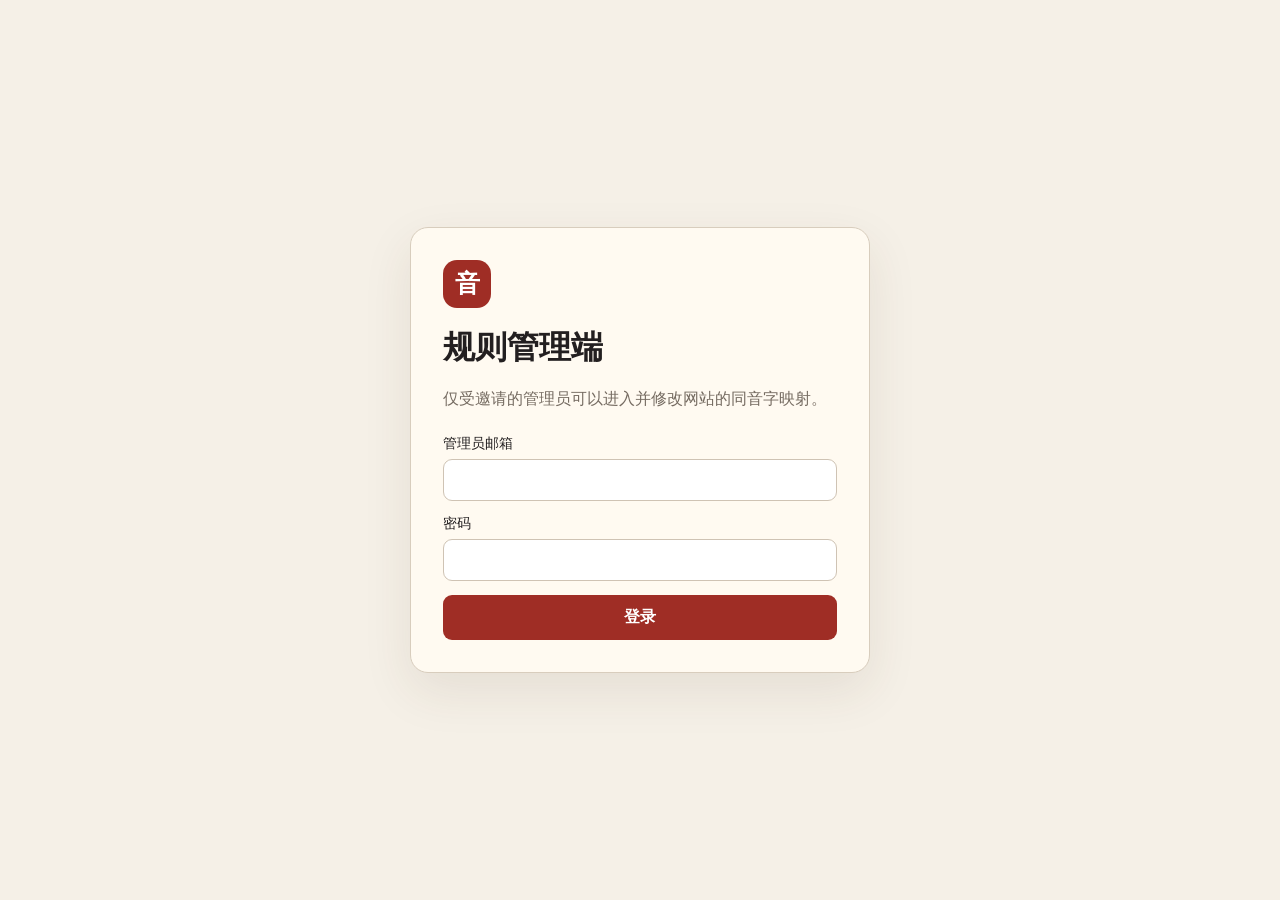
<file: admin/index.html>
<!doctype html>
<html lang="zh-CN">
<head>
  <meta charset="utf-8">
  <meta name="viewport" content="width=device-width,initial-scale=1">
  <title>音逢｜规则管理</title>
  <style>
    :root{color-scheme:light dark;font-family:-apple-system,BlinkMacSystemFont,"Segoe UI",sans-serif}body{margin:0;min-height:100vh;display:grid;place-items:center;background:#f5f0e7;color:#231f20}.card{box-sizing:border-box;width:min(92vw,460px);padding:32px;border:1px solid #d8cdbd;border-radius:18px;background:#fffaf1;box-shadow:0 18px 50px #4b382018}.mark{display:grid;place-items:center;width:48px;height:48px;border-radius:14px;background:#9f2d25;color:white;font:700 25px serif}h1{margin:18px 0 6px;font-family:serif}p{color:#756b61;line-height:1.6}form{display:grid;gap:14px;margin-top:24px}label{display:grid;gap:6px;font-size:14px}input{box-sizing:border-box;width:100%;padding:12px;border:1px solid #cfc3b4;border-radius:9px;background:white;color:#231f20;font:inherit}button,.button{display:inline-flex;justify-content:center;box-sizing:border-box;padding:12px 16px;border:0;border-radius:9px;background:#9f2d25;color:white;font:inherit;font-weight:700;text-decoration:none;cursor:pointer}.secondary{background:#39332e}#admin-status[data-error="true"]{color:#a11f1f}[hidden]{display:none!important}@media(prefers-color-scheme:dark){body{background:#161412;color:#f6efe4}.card{background:#24201c;border-color:#443b33}p{color:#b9afa4}input{background:#181512;color:#f6efe4;border-color:#544940}}
  </style>
</head>
<body>
  <main class="card">
    <div class="mark">音</div>
    <h1>规则管理端</h1>
    <p>仅受邀请的管理员可以进入并修改网站的同音字映射。</p>
    <p id="admin-status" role="status"></p>
    <form id="admin-login-form">
      <label>管理员邮箱<input type="email" name="email" autocomplete="username" required></label>
      <label>密码<input type="password" name="password" autocomplete="current-password" required></label>
      <button type="submit">登录</button>
    </form>
    <form id="admin-invite-form" hidden>
      <label>设置密码<input type="password" name="password" minlength="8" autocomplete="new-password" required></label>
      <label>再次输入密码<input type="password" name="confirm" minlength="8" autocomplete="new-password" required></label>
      <button type="submit">接受邀请并登录</button>
    </form>
    <section id="admin-account" hidden>
      <p>已登录：<strong></strong></p>
      <p><a class="button" href="editor/#maker">进入映射规则编辑</a></p>
      <button class="secondary" id="admin-logout" type="button">退出登录</button>
    </section>
  </main>
  <script type="module" src="admin-auth.js"></script>
</body>
</html>
</file>
